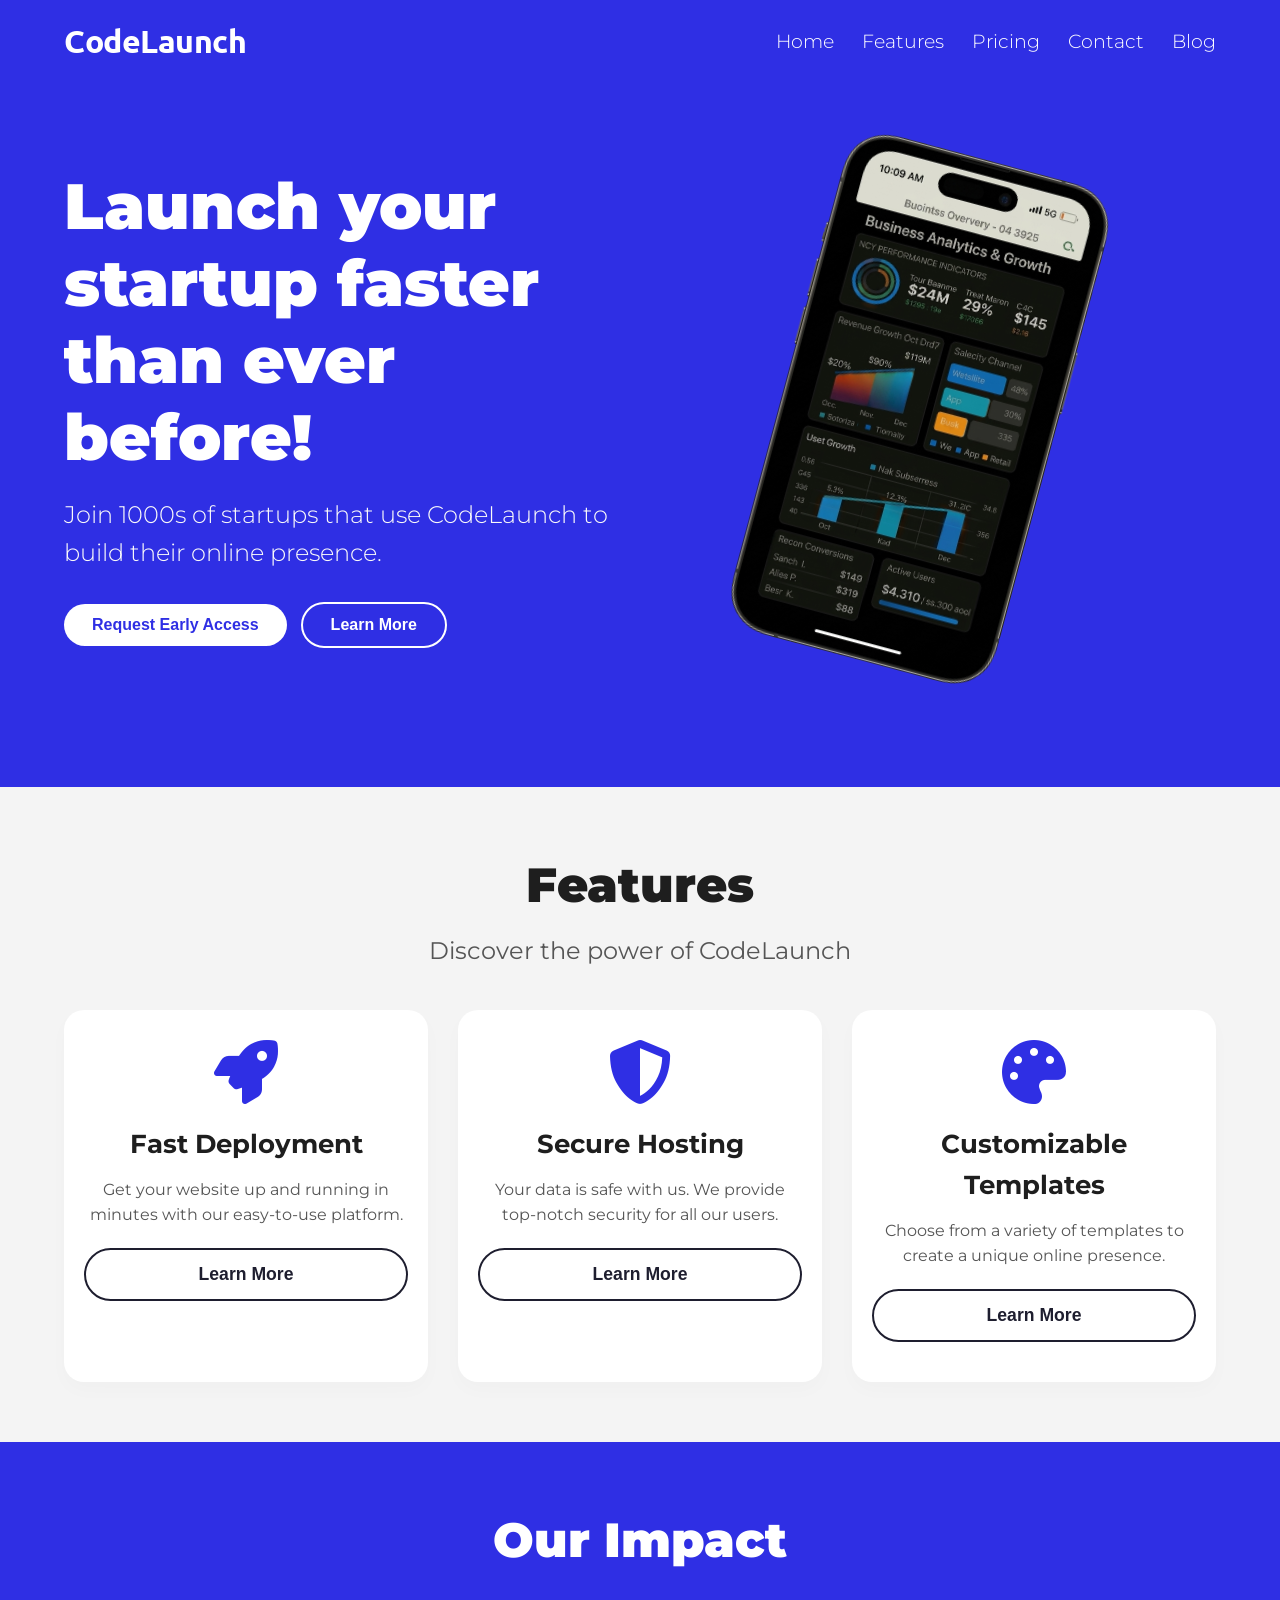
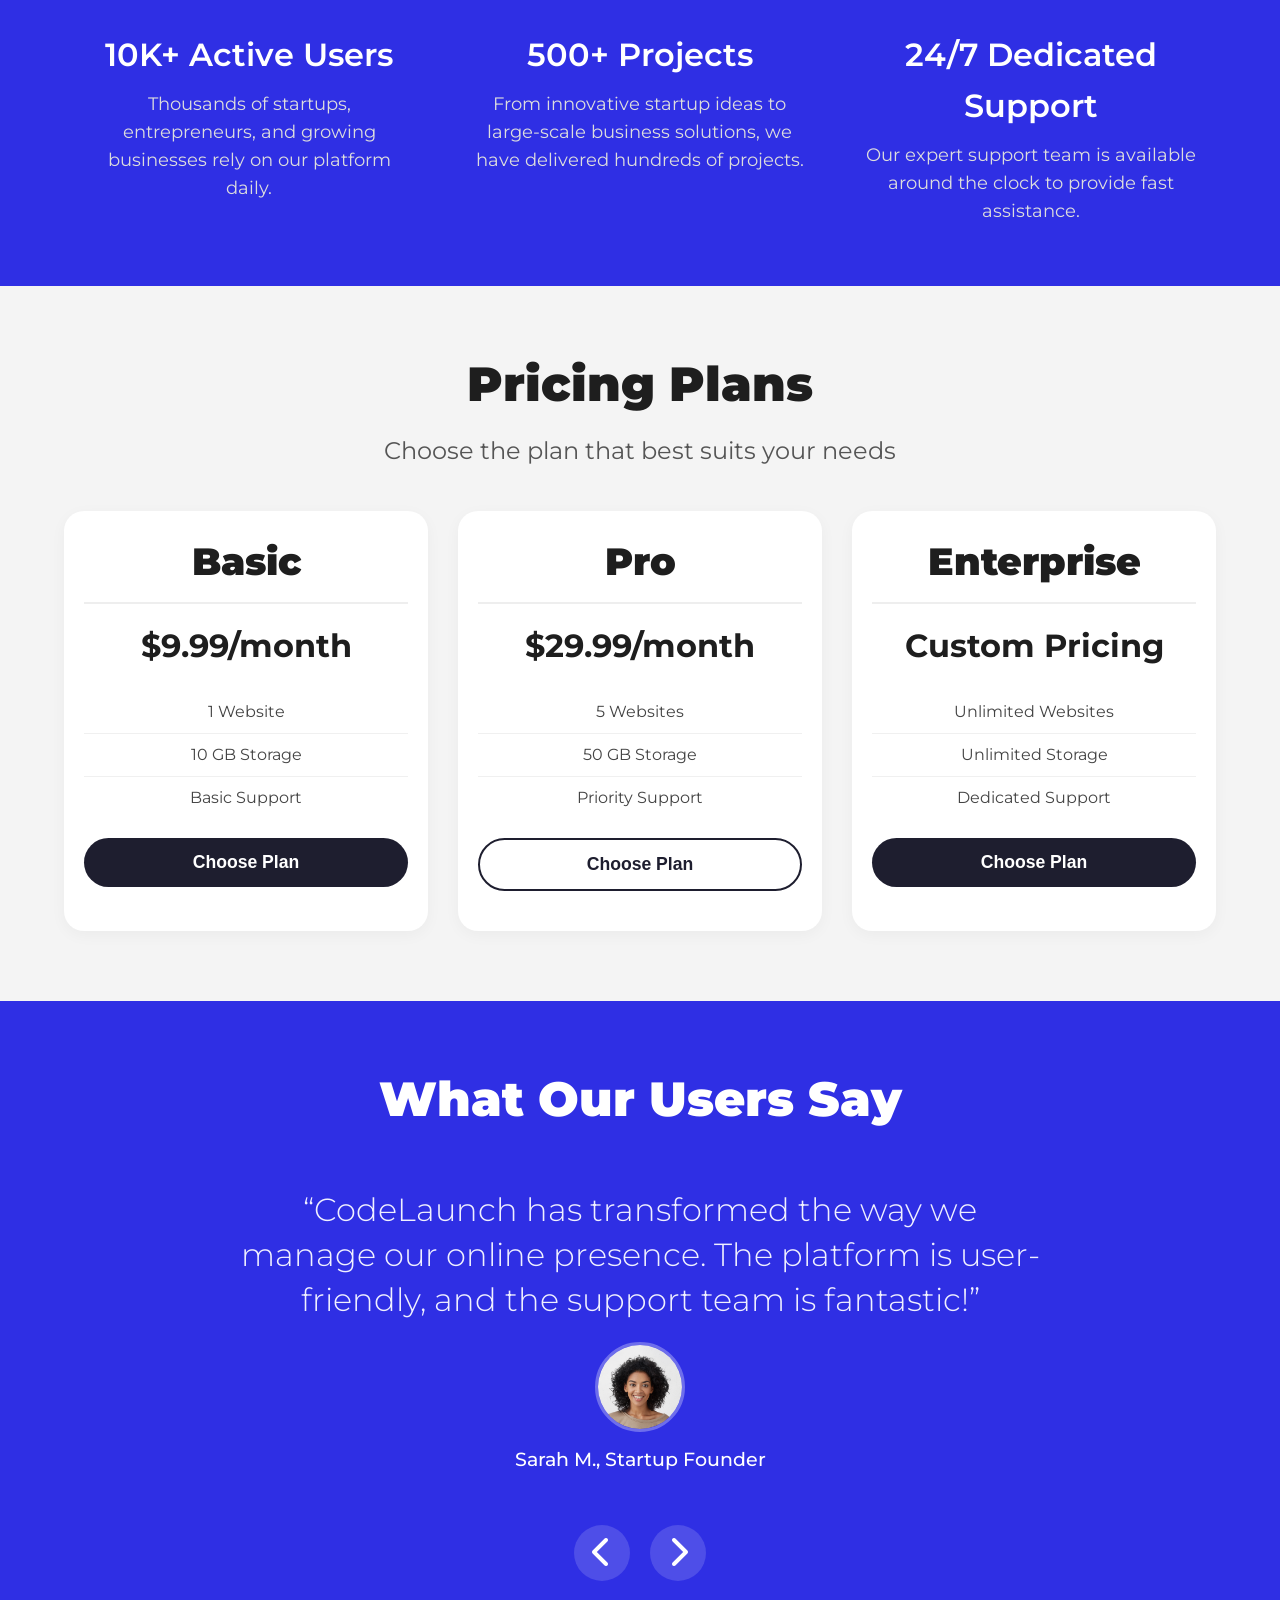
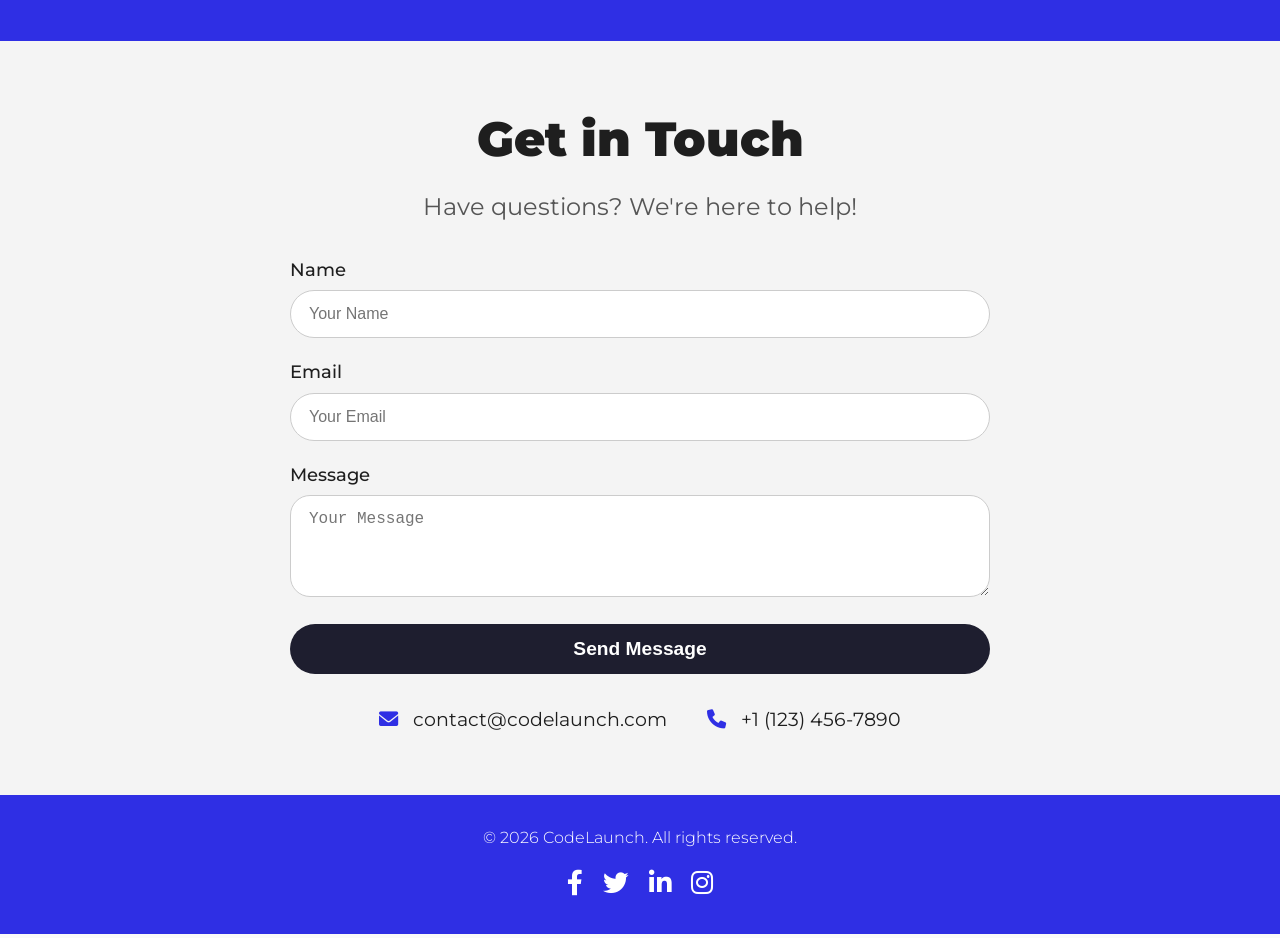
<file: index.html>
<!DOCTYPE html>
<html lang="en">
<head>
  <meta charset="UTF-8" />
  <meta name="viewport" content="width=device-width, initial-scale=1.0" />
  <title>CodeLaunch</title>
  <!-- Google Fonts -->
  <link rel="preconnect" href="https://fonts.googleapis.com" />
  <link rel="preconnect" href="https://fonts.gstatic.com" crossorigin />
  <link href="https://fonts.googleapis.com/css2?family=Ubuntu:wght@300;400;500;700;900&family=Montserrat:wght@300;400;500;700;900&display=swap" rel="stylesheet" />
  <!-- Font Awesome 6 (free) -->
  <link rel="stylesheet" href="https://cdnjs.cloudflare.com/ajax/libs/font-awesome/6.0.0-beta3/css/all.min.css" />
  <!-- external CSS -->
  <link rel="stylesheet" href="style.css" />
</head>
<body>
  
  <!-- ========== NAVIGATION ========== -->
  <nav class="navbar">
    <div class="container">
      <span class="navbar-brand">CodeLaunch</span>
      <button class="nav-toggle" id="navToggle" type="button" aria-label="Menu" aria-expanded="false">
        <i class="fas fa-bars"></i>
      </button>
      <div class="nav-links" id="navLinks">
        <a href="index.html#title">Home</a>
        <a href="index.html#features">Features</a>
        <a href="index.html#pricing">Pricing</a>
        <a href="index.html#contact">Contact</a>
        <a href="blog.html">Blog</a>
      </div>
    </div>
  </nav>

  <!-- ========== HERO ========== -->
  <section id="title">
    <div class="container hero-grid">
      <div class="hero-content">
        <h1 class="Big-heading">Launch your startup faster than ever before!</h1>
        <p class="sub-heading">Join 1000s of startups that use CodeLaunch to build their online presence.</p>
        <button class="btn btn-primary">Request Early Access</button>
        <button class="btn btn-secondary">Learn More</button>
      </div>
      <div class="hero-image">
        <img src="images/iPhone14pro.png"
             alt="iPhone 14 Pro" class="title-image" />
      </div>
    </div>
  </section>

  <!-- ========== FEATURES ========== -->
  <section id="features">
    <div class="container">
      <h2 class="feature-title">Features</h2>
      <p class="feature-subtitle">Discover the power of CodeLaunch</p>
      <div class="features-grid">
        <div class="feature">
          <i class="fa fa-rocket feature-icon" aria-hidden="true"></i>
          <h4>Fast Deployment</h4>
          <p>Get your website up and running in minutes with our easy-to-use platform.</p>
          <button class="btn btn-outline-dark w-100 btn-lg">Learn More</button>
        </div>
        <div class="feature">
          <i class="fa fa-shield feature-icon" aria-hidden="true"></i>
          <h4>Secure Hosting</h4>
          <p>Your data is safe with us. We provide top-notch security for all our users.</p>
          <button class="btn btn-outline-dark w-100 btn-lg">Learn More</button>
        </div>
        <div class="feature">
          <i class="fa fa-palette feature-icon" aria-hidden="true"></i>
          <h4>Customizable Templates</h4>
          <p>Choose from a variety of templates to create a unique online presence.</p>
          <button class="btn btn-outline-dark w-100 btn-lg">Learn More</button>
        </div>
      </div>
    </div>
  </section>

  <!-- ========== STATISTICS ========== -->
  <section id="statistics">
    <div class="container">
      <h2 class="statistics-title">Our Impact</h2>
      <div class="stats-grid">
        <div class="statistic">
          <h3>10K+ Active Users</h3>
          <p>Thousands of startups, entrepreneurs, and growing businesses rely on our platform daily.</p>
        </div>
        <div class="statistic">
          <h3>500+ Projects</h3>
          <p>From innovative startup ideas to large-scale business solutions, we have delivered hundreds of projects.</p>
        </div>
        <div class="statistic">
          <h3>24/7 Dedicated Support</h3>
          <p>Our expert support team is available around the clock to provide fast assistance.</p>
        </div>
      </div>
    </div>
  </section>

  <!-- ========== PRICING ========== -->
  <section id="pricing">
    <div class="container">
      <h2 class="pricing-title">Pricing Plans</h2>
      <p class="pricing-subtitle">Choose the plan that best suits your needs</p>
      <div class="pricing-grid">
        <div class="card">
          <div class="card-header"><h2>Basic</h2></div>
          <div class="card-body">
            <div class="card-title">$9.99/month</div>
            <ul class="pricing-features">
              <li>1 Website</li>
              <li>10 GB Storage</li>
              <li>Basic Support</li>
            </ul>
            <button class="btn btn-dark w-100 btn-lg">Choose Plan</button>
          </div>
        </div>
        <div class="card">
          <div class="card-header"><h2>Pro</h2></div>
          <div class="card-body">
            <div class="card-title">$29.99/month</div>
            <ul class="pricing-features">
              <li>5 Websites</li>
              <li>50 GB Storage</li>
              <li>Priority Support</li>
            </ul>
            <button class="btn btn-outline-dark w-100 btn-lg">Choose Plan</button>
          </div>
        </div>
        <div class="card">
          <div class="card-header"><h2>Enterprise</h2></div>
          <div class="card-body">
            <div class="card-title">Custom Pricing</div>
            <ul class="pricing-features">
              <li>Unlimited Websites</li>
              <li>Unlimited Storage</li>
              <li>Dedicated Support</li>
            </ul>
            <button class="btn btn-dark w-100 btn-lg">Choose Plan</button>
          </div>
        </div>
      </div>
    </div>
  </section>

  <!-- ========== TESTIMONIALS ========== -->
  <section id="testimonials">
    <div class="container">
      <h2 class="testimonials-title">What Our Users Say</h2>
      <div id="testimonialCarousel">
        <div class="testimonial-slide active">
          <p class="testimonial-text">“CodeLaunch has transformed the way we manage our online presence. The platform is user-friendly, and the support team is fantastic!”</p>
          <img class="testimonial-image" src="images/close-up-shot-pretty-woman-with-perfect-teeth-dark-clean-skin-having-rest-indoors-smiling-happily-after-received-good-positive-news.jpg" alt="Sarah" />
          <span class="testimonial-author">Sarah M., Startup Founder</span>
        </div>
        <div class="testimonial-slide">
          <p class="testimonial-text">“The customizable templates allowed us to create a unique website that perfectly represents our brand. Highly recommend CodeLaunch!”</p>
          <img class="testimonial-image" src="images/6a9d17646d9c55d128745269e4e37f0c.jpg" alt="John" />
          <span class="testimonial-author">John D., Entrepreneur</span>
        </div>
        <div class="testimonial-slide">
          <p class="testimonial-text">“With CodeLaunch, we were able to launch our website in no time. The fast deployment and secure hosting have been game-changers.”</p>
          <img class="testimonial-image" src="images/confident-business-woman-portrait-smiling-face.jpg" alt="Emily" />
          <span class="testimonial-author">Emily R., Business Owner</span>
        </div>
      </div>
      <div class="carousel-controls">
        <button id="prevTestimonial" aria-label="Previous"><i class="fas fa-chevron-left"></i></button>
        <button id="nextTestimonial" aria-label="Next"><i class="fas fa-chevron-right"></i></button>
      </div>
    </div>
  </section>

  <!-- ========== CONTACT ========== -->
  <section id="contact">
    <div class="container">
      <h2 class="contact-title">Get in Touch</h2>
      <p class="contact-subtitle">Have questions? We're here to help!</p>
      <form class="contact-form" id="contactForm" novalidate>
        <div class="form-group">
          <label for="name">Name</label>
          <input type="text" id="name" name="name" class="form-control" placeholder="Your Name" required />
        </div>
        <div class="form-group">
          <label for="email">Email</label>
          <input type="email" id="email" name="email" class="form-control" placeholder="Your Email" required />
        </div>
        <div class="form-group">
          <label for="message">Message</label>
          <textarea id="message" name="message" class="form-control" rows="4" placeholder="Your Message" required></textarea>
        </div>
        <button type="submit" class="submit-btn">Send Message</button>
      </form>
      <div class="contact-info">
        <p><i class="fas fa-envelope"></i> contact@codelaunch.com</p>
        <p><i class="fas fa-phone"></i> +1 (123) 456-7890</p>
      </div>
    </div>
  </section>

  <!-- ========== FOOTER ========== -->
  <footer id="footer">
    <p class="footer-text">&copy; 2026 CodeLaunch. All rights reserved.</p>
    <div class="social-icons">
      <a href="#"><i class="fab fa-facebook-f"></i></a>
      <a href="#"><i class="fab fa-twitter"></i></a>
      <a href="#"><i class="fab fa-linkedin-in"></i></a>
      <a href="#"><i class="fab fa-instagram"></i></a>
    </div>
  </footer>

  <!-- external JavaScript -->
  <script src="index.js"></script>
</body>
</html>
</file>
<file: style.css>
* {
  margin: 0;
  padding: 0;
  box-sizing: border-box;
}
html {
  scroll-behavior: smooth;
}
body {
  font-family: "Montserrat", sans-serif;
  line-height: 1.6;
  color: #1e1e1e;
  background: #fafafa;
}
section[id] {
  scroll-margin-top: 100px;
}
ul {
  list-style: none;
  padding: 0;
}
a {
  text-decoration: none;
  color: inherit;
}
img {
  max-width: 100%;
  display: block;
}
.container {
  max-width: 1200px;
  margin: 0 auto;
  padding: 0 24px;
}

/* ----- BUTTONS (reusable) ----- */
.btn {
  display: inline-block;
  font-weight: 600;
  padding: 12px 28px;
  border-radius: 40px;
  border: none;
  cursor: pointer;
  font-size: 1rem;
  transition: all 0.25s ease;
  margin-right: 10px;
  margin-bottom: 10px;
}
.btn-primary {
  background: #ffffff;
  color: #2F2FE4;
}
.btn-primary:hover {
  background: #e6e6ff;
  transform: scale(1.02);
}
.btn-secondary {
  background: transparent;
  color: #ffffff;
  border: 2px solid #ffffff;
}
.btn-secondary:hover {
  background: rgba(255, 255, 255, 0.15);
}
.btn-dark {
  background: #1e1e2f;
  color: #fff;
}
.btn-dark:hover {
  background: #2F2FE4;
}
.btn-outline-dark {
  background: transparent;
  color: #1e1e2f;
  border: 2px solid #1e1e2f;
}
.btn-outline-dark:hover {
  background: #1e1e2f;
  color: #fff;
}
.btn-lg {
  padding: 14px 32px;
  font-size: 1.1rem;
}
.w-100 {
  width: 100%;
}

/* ----- NAVIGATION ----- */
.navbar {
  background-color: #2F2FE4;
  padding: 16px 0;
  position: fixed;
  width: 100%;
  z-index: 1000;
}
.navbar .container {
  display: flex;
  flex-wrap: wrap;
  align-items: center;
  justify-content: space-between;
}
.navbar-brand {
  color: #fff;
  font-family: 'Ubuntu', sans-serif;
  font-weight: 900;
  font-size: 2rem;
  letter-spacing: -0.5px;
}
.nav-links {
  display: flex;
  gap: 28px;
  flex-wrap: wrap;
}
.nav-links a {
  color: #fff;
  font-weight: 300;
  font-size: 1.2rem;
  transition: color 0.2s;
}
.nav-links a:hover {
  color: #ddd;
}
.nav-toggle {
  display: none;
  background: none;
  border: none;
  font-size: 2rem;
  color: #fff;
  cursor: pointer;
}
@media (max-width: 768px) {
  .nav-toggle {
    display: block;
  }
  .nav-links {
    display: none;
    width: 100%;
    flex-direction: column;
    align-items: center;
    padding: 20px 0 10px;
    gap: 14px;
  }
  .nav-links.open {
    display: flex;
  }
}

/* ----- HERO / TITLE ----- */
#title {
  background-color: #2F2FE4;
  color: #fff;
  padding: 100px 0 60px;
}
.hero-grid {
  display: flex;
  flex-wrap: wrap;
  align-items: center;
  gap: 30px;
}
.hero-content {
  flex: 1 1 45%;
}
.hero-image {
  flex: 1 1 45%;
  text-align: center;
}
.Big-heading {
  font-size: 4rem;
  font-weight: 900;
  line-height: 1.2;
  margin-bottom: 20px;
}
.sub-heading {
  font-size: 1.5rem;
  color: #fafafa;
  margin-bottom: 30px;
  font-weight: 300;
}
.title-image {
  width: 80%;
  max-width: 420px;
  margin: 0 auto;
  transform: rotate(15deg);
  transition: transform 0.3s;
  z-index: -100;
}
@media (max-width: 1028px) {
  .hero-grid {
    flex-direction: column;
    text-align: center;
  }
  .Big-heading {
    font-size: 3rem;
  }
  .title-image {
    transform: rotate(0deg);
    width: 70%;
  }
}
@media (max-width: 600px) {
  .Big-heading {
    font-size: 2.4rem;
  }
  .sub-heading {
    font-size: 1.2rem;
  }
}

/* ----- FEATURES ----- */
#features {
  background-color: #f4f4f4;
  padding: 60px 0;
  text-align: center;
}
.feature-title {
  font-size: 3rem;
  font-weight: 900;
  margin-bottom: 8px;
}
.feature-subtitle {
  font-size: 1.5rem;
  color: #555;
  margin-bottom: 40px;
}
.features-grid {
  display: grid;
  grid-template-columns: repeat(auto-fit, minmax(250px, 1fr));
  gap: 30px;
}
.feature {
  background: #fff;
  padding: 30px 20px;
  border-radius: 20px;
  box-shadow: 0 8px 20px rgba(0, 0, 0, 0.02);
  transition: 0.2s;
}
.feature:hover {
  box-shadow: 0 12px 28px rgba(0, 0, 0, 0.06);
}
.feature-icon {
  font-size: 4rem;
  color: #2F2FE4;
  margin-bottom: 20px;
  transition: 0.2s;
}
.feature-icon:hover {
  transform: scale(1.1);
  color: #1a1a8a;
}
.feature h4 {
  font-size: 1.6rem;
  font-weight: 700;
  margin-bottom: 12px;
}
.feature p {
  color: #555;
  margin-bottom: 20px;
}

/* ----- STATISTICS ----- */
#statistics {
  background-color: #2F2FE4;
  color: #fff;
  padding: 60px 0;
  text-align: center;
}
.statistics-title {
  font-size: 3rem;
  font-weight: 900;
  margin-bottom: 50px;
}
.stats-grid {
  display: grid;
  grid-template-columns: repeat(auto-fit, minmax(220px, 1fr));
  gap: 40px 20px;
}
.statistic h3 {
  font-size: 2rem;
  font-weight: 600;
  margin-bottom: 10px;
}
.statistic p {
  font-size: 1.1rem;
  color: #ddd;
  max-width: 90%;
  margin: 0 auto;
}

/* ----- PRICING ----- */
#pricing {
  background-color: #f4f4f4;
  padding: 60px 0 70px;
  text-align: center;
}
.pricing-title {
  font-size: 3rem;
  font-weight: 900;
  margin-bottom: 10px;
}
.pricing-subtitle {
  font-size: 1.5rem;
  color: #555;
  margin-bottom: 40px;
}
.pricing-grid {
  display: grid;
  grid-template-columns: repeat(auto-fit, minmax(260px, 1fr));
  gap: 30px;
}
.card {
  background: #fff;
  border-radius: 20px;
  padding: 20px 20px 30px;
  box-shadow: 0 4px 16px rgba(0, 0, 0, 0.04);
  transition: transform 0.25s, box-shadow 0.25s;
}
.card:hover {
  transform: scale(1.02);
  box-shadow: 0 12px 32px rgba(0, 0, 0, 0.08);
}
.card-header h2 {
  font-size: 2.4rem;
  font-weight: 900;
  border-bottom: 2px solid #eee;
  padding-bottom: 10px;
  margin-bottom: 16px;
}
.card-title {
  font-size: 2rem;
  font-weight: 700;
  margin-bottom: 20px;
}
.pricing-features li {
  font-size: 1rem;
  padding: 8px 0;
  color: #444;
  border-bottom: 1px solid #f0f0f0;
}
.pricing-features li:last-child {
  border-bottom: none;
}
.card .btn {
  margin-top: 20px;
}

/* ----- TESTIMONIALS (carousel) ----- */
#testimonials {
  background-color: #2F2FE4;
  color: #fff;
  padding: 60px 0;
  text-align: center;
}
.testimonials-title {
  font-size: 3rem;
  margin-bottom: 30px;
  font-weight: 900;
}
.testimonial-slide {
  display: none;
  padding: 20px 10px;
}
.testimonial-slide.active {
  display: block;
}
.testimonial-text {
  font-size: 2rem;
  line-height: 1.4;
  color: #f0f0ff;
  font-weight: 300;
  max-width: 800px;
  margin: 0 auto 20px;
}
.testimonial-image {
  width: 90px;
  height: 90px;
  object-fit: cover;
  border-radius: 50%;
  margin: 10px auto 12px;
  border: 3px solid rgba(255, 255, 255, 0.3);
}
.testimonial-author {
  font-style: normal;
  font-weight: 500;
  font-size: 1.2rem;
  display: block;
}
.carousel-controls {
  display: flex;
  justify-content: center;
  gap: 20px;
  margin-top: 30px;
}
.carousel-controls button {
  background: rgba(255, 255, 255, 0.15);
  border: none;
  color: #fff;
  font-size: 2rem;
  width: 56px;
  height: 56px;
  border-radius: 50%;
  cursor: pointer;
  transition: background 0.2s;
}
.carousel-controls button:hover {
  background: rgba(255, 255, 255, 0.3);
}

/* ----- CONTACT ----- */
#contact {
  background-color: #f4f4f4;
  padding: 60px 0;
  text-align: center;
}
.contact-title {
  font-size: 3rem;
  font-weight: 900;
  margin-bottom: 10px;
}
.contact-subtitle {
  font-size: 1.5rem;
  color: #555;
  margin-bottom: 30px;
}
.contact-form {
  max-width: 700px;
  margin: 0 auto 30px;
  text-align: left;
}
.form-group {
  margin-bottom: 20px;
}
.form-group label {
  display: block;
  font-weight: 500;
  margin-bottom: 6px;
  font-size: 1.1rem;
}
.form-control {
  width: 100%;
  padding: 14px 18px;
  border: 1px solid #ccc;
  border-radius: 30px;
  font-size: 1rem;
  background: #fff;
  transition: 0.2s;
}
.form-control:focus {
  border-color: #2F2FE4;
  outline: none;
  box-shadow: 0 0 0 3px rgba(47, 47, 228, 0.2);
}
textarea.form-control {
  border-radius: 20px;
  resize: vertical;
}
.submit-btn {
  background: #1e1e2f;
  color: #fff;
  border: none;
  padding: 14px 32px;
  border-radius: 40px;
  font-size: 1.2rem;
  font-weight: 600;
  width: 100%;
  transition: 0.2s;
  cursor: pointer;
}
.submit-btn:hover {
  background: #2F2FE4;
}
.contact-info {
  display: flex;
  justify-content: center;
  gap: 40px;
  flex-wrap: wrap;
  font-size: 1.2rem;
  margin-top: 20px;
}
.contact-info i {
  margin-right: 10px;
  color: #2F2FE4;
}
/* ----- FOOTER ----- */
#footer {
  background-color: #2F2FE4;
  color: #fff;
  text-align: center;
  padding: 30px 20px;
}
.footer-text {
  margin-bottom: 12px;
  font-weight: 300;
}
.social-icons {
  display: flex;
  justify-content: center;
  gap: 20px;
  font-size: 1.6rem;
}
.social-icons a {
  color: #fff;
  transition: 0.2s;
}
.social-icons a:hover {
  color: #ddd;
  transform: scale(1.1);
}

/*******blog page styles********/

/* =========================FEATURED ARTICLE========================= */

.featured-card {
    height: 540px;
    position: relative;
    overflow: hidden;
}

.featured-card > img {
    width: 100%;
    height: 100%;
    object-fit: cover;
}
.featured-overlay {
    position: absolute;
    inset: 0;

    background:
        linear-gradient(
            90deg,
            rgba(3, 12, 24, 0.95) 0%,
            rgba(3, 12, 24, 0.75) 45%,
            rgba(3, 12, 24, 0.15) 100%
        );
}

.featured-content {
    position: absolute;
    top: 0;
    left: 150px;
    height: 100%;
    width: 55%;
    padding: 65px 30px;
    display: flex;
    flex-direction: column;
    justify-content: center;
    color: white;
}

.featured-badge {
  margin-top: 80px;
    background: #5059ff;
    padding: 8px 17px;
    border-radius: 30px;
    font-size: 14px;
    font-weight: 600;
    width: fit-content;
    margin-bottom: 18px;
}

.featured-content h1 {
    font-size: 42px;
    line-height: 1.15;
    margin-bottom: 18px;
}
.featured-content p {
    color: #e0e6ef;
    font-size: 16px;
    line-height: 1.6;
    max-width: 600px;
    margin-bottom: 22px;
}

/* ARTICLE INFO */

.section{
    margin: auto 180px;
}
.article-info {
    display: flex;
    align-items: center;
    gap: 25px;

    font-size: 13px;
    color: #e4e9f0;

    margin-bottom: 25px;
}

.article-info i {
    margin-right: 6px;
}

.author {
    display: flex;
    align-items: center;
    gap: 8px;
}

.author img {
    width: 30px;
    height: 30px;

    border-radius: 50%;
    object-fit: cover;
}


/* READ BUTTON */

.read-btn {
    background: #4d55ff;
    width: fit-content;

    padding: 13px 23px;

    border-radius: 10px;

    display: flex;
    align-items: center;
    gap: 15px;

    font-weight: 600;

    transition: 0.3s;
}

.read-btn:hover {
    background: #6870ff;
    transform: translateY(-2px);
}


/* =========================
   SECTIONS
========================= */

.section {
    margin-top: 35px;
}

.section-heading {
    display: flex;
    justify-content: space-between;
    align-items: center;

    margin-bottom: 18px;
}

.section-heading h2 {
    font-size: 27px;
}

.section-heading a {
    color: #4d55ff;
    font-size: 14px;
    font-weight: 600;

    display: flex;
    gap: 8px;
    align-items: center;
}


/* =========================
   ARTICLE CARDS
========================= */

.articles-container {
    display: flex;
    flex-direction: column;
    gap: 15px;
}

.article-card {
    background: white;

    border-radius: 12px;
    padding: 12px;

    display: grid;
    grid-template-columns: 255px 1fr;
    gap: 20px;

    box-shadow: 0 4px 15px rgba(30, 50, 90, 0.07);

    transition: 0.3s;
}

.article-card:hover {
    transform: translateY(-3px);

    box-shadow:
        0 10px 25px rgba(30, 50, 90, 0.12);
}

.article-card > img {
    width: 255px;
    height: 145px;
    object-fit: cover;
    border-radius: 9px;
}

.article-content {
    padding: 4px 5px;
}

.category {
    display: inline-block;

    padding: 6px 13px;
    border-radius: 20px;

    font-size: 12px;
    font-weight: 600;

    margin-bottom: 7px;
}

.category.blue {
    background: #e7e9ff;
    color: #4d55ff;
}

.category.green {
    background: #d9f5e7;
    color: #24955d;
}

.category.pink {
    background: #ffddec;
    color: #e94b94;
}

.article-content h3 {
    font-size: 21px;
    line-height: 1.25;
    margin-bottom: 7px;
}

.article-content p {
    color: #6b7b99;
    font-size: 14px;
    line-height: 1.45;

    margin-bottom: 12px;
}


/* SMALL ARTICLE INFO */

.small-info {
    display: flex;
    align-items: center;
    gap: 20px;

    color: #65738d;
    font-size: 11px;
}

.small-info .author img {
    width: 28px;
    height: 28px;
}

.small-info i {
    margin-right: 4px;
}


/* =========================CATEGORIES========================= */

.categories-grid {
    display: grid;
    grid-template-columns: 1fr 1fr;
    gap: 10px;
}

.category-item {
    height: 48px;

    border-radius: 11px;

    display: flex;
    align-items: center;

    padding: 0 15px;

    gap: 13px;

    font-size: 13px;
    font-weight: 500;

    transition: 0.3s;
}

.category-item:hover {
    transform: translateX(4px);
}

.category-item small {
    margin-left: auto;
    color: #64728c;
}

.category-icon {
    width: 27px;
    height: 27px;

    border-radius: 50%;

    display: flex;
    justify-content: center;
    align-items: center;
}


/* CATEGORY COLORS */

.technology {
    background: #edf0ff;
    color: #4d55ff;
}

.technology .category-icon {
    background: #dfe3ff;
}

.web {
    background: #e9f9f1;
    color: #257b59;
}

.web .category-icon {
    background: #d5f2e4;
}

.programming {
    background: #edf5ff;
    color: #2365c7;
}

.programming .category-icon {
    background: #dcecff;
}

.lifestyle {
    background: #fff4df;
    color: #9c711d;
}

.lifestyle .category-icon {
    background: #ffe9be;
}

.design {
    background: #fff0fa;
    color: #df478e;
}

.design .category-icon {
    background: #ffddf1;
}

.education {
    background: #f0edff;
    color: #5746c7;
}

.education .category-icon {
    background: #e2ddff;
}


/* =========================
   NEWSLETTER
========================= */

.newsletter {
    margin: 50px 180px 50px;
    padding: 22px;
    border-radius: 12px;
    background: linear-gradient(
        120deg,
        #f0f2ff,
        #edf5ff
    );

    display: flex;
    align-items: center;
    gap: 15px;
}

.newsletter-icon {
    width: 45px;
    height: 45px;

    color: #4d55ff;

    font-size: 28px;

    display: flex;
    align-items: center;
    justify-content: center;
}

.newsletter-text {
    min-width: 200px;
}

.newsletter-text h2 {
    font-size: 18px;
    margin-bottom: 3px;
}

.newsletter-text p {
    color: #70809c;
    font-size: 12px;
}

.newsletter form {
    flex: 1;

    display: flex;
    gap: 12px;
    margin-left: auto;
}

.newsletter input {
    flex: 1;

    height: 42px;

    border: 1px solid #d9e0ee;
    border-radius: 9px;

    padding: 0 15px;

    outline: none;
}

.newsletter input:focus {
    border-color: #4d55ff;
}

.newsletter button {
    width: 150px;

    border: none;
    border-radius: 9px;

    background: #4d55ff;
    color: white;

    font-weight: 600;

    cursor: pointer;

    transition: 0.3s;
}

.newsletter button:hover {
    background: #6970ff;
}


/* ========================= FOOTER   ========================= */

footer {
    background: #4d55ff;
    color: white;
    padding: 28px 30px;
    margin: auto;
}

.footer-top {
    display: flex;
    flex-direction: column;
    gap: 10px;
    align-items: center;
}

.social-links {
    display: flex;
    gap: 22px;
}

.social-links a {
    font-size: 18px;
    transition: 0.3s;
}

.social-links a:hover {
    color: #5961ff;
    transform: translateY(-2px);
}

.copyright {
    text-align: center;

    margin-top: 12px;

    color:white;

    font-size: 15px;
}


/* =========================
   TABLET
========================= */

@media (max-width: 900px) {
    .featured-content {
        width: 70%;
        left: 0;
    }

    .featured-content h1 {
        font-size: 35px;
    }

    .article-card {
        grid-template-columns: 220px 1fr;
    }

    .article-card > img {
        width: 220px;
    }
    .section{
      left: 0;
      margin: auto;
      width: 90%;
    }

    .newsletter {
        flex-wrap: wrap;
        width: 90%;
        margin: auto;
        margin-top: 30px;
        margin-bottom: 30px;
        left: 0;
    }

    .newsletter form {
        width: 100%;
        flex-basis: 100%;
    }
}


/* =========================
   MOBILE
========================= */

@media (max-width: 768px) {

    .nav-container {
        height: 68px;
        padding: 0 20px;
    }

    .logo {
        font-size: 23px;
    }

    .nav-links {
        display: none;
        position: absolute;
        top: 68px;
        left: 0;
        width: 100%;
        background: #2F2FE4;
        flex-direction: column;
        padding: 20px;
        gap: 20px;
    }

    .nav-links.active {
        display: flex;
    }
    .menu-btn {
        display: block;
    }

    main {
        padding: 0 12px;
    }

    /* FEATURED */
    .featured-card {
        height: 520px;
    }

    .featured-content {
        width: 100%;
        padding: 90px 22px;
        justify-content: flex-end;
    }

    .featured-content h1 {
        font-size: 29px;
    }

    .featured-content p {
        font-size: 14px;
    }

    .article-info {
        gap: 12px;
        flex-wrap: wrap;
        font-size: 11px;
    }


    /* ARTICLES */

    .article-card {
        grid-template-columns: 1fr;
        padding: 10px;
    }

    .article-card > img {
        width: 100%;
        height: 180px;
    }

    .article-content h3 {
        font-size: 19px;
    }

    .article-content p {
        font-size: 13px;
    }

    .small-info {
        flex-wrap: wrap;
        gap: 10px;
    }


    /* CATEGORIES */

    .categories-grid {
        grid-template-columns: 1fr;
    }


    /* NEWSLETTER */

    .newsletter {
        padding: 20px;

        display: grid;
        grid-template-columns: 40px 1fr;
        gap: 8px;
    }

    .newsletter form {
        grid-column: 1 / -1;

        display: flex;
        flex-direction: column;
    }

    .newsletter button {
        width: 100%;
        height: 42px;
    }


    /* FOOTER */

    footer {
        border-radius: 0;
        padding: 25px 20px;
    }

    .footer-top {
        flex-direction: column;
        gap: 20px;
    }

    .social-links {
        gap: 25px;
    }
}


/* =========================
   SMALL PHONES
========================= */

@media (max-width: 400px) {

    .featured-card {
        height: 500px;
    }

    .featured-content {
        padding: 20px;
    }

    .featured-content h1 {
        font-size: 26px;
    }

    .featured-content p {
        font-size: 13px;
    }

    .section-heading h2 {
        font-size: 23px;
    }

    .article-card > img {
        height: 160px;
    }

    .logo {
        font-size: 21px;
    }
}

/* ----- responsive tweaks ----- */
@media (max-width: 600px) {
  .feature-title,
  .statistics-title,
  .pricing-title,
  .testimonials-title,
  .contact-title {
    font-size: 2.4rem;
  }
  .testimonial-text {
    font-size: 1.4rem;
  }
  .contact-info {
    flex-direction: column;
    gap: 8px;
  }
}
</file>
